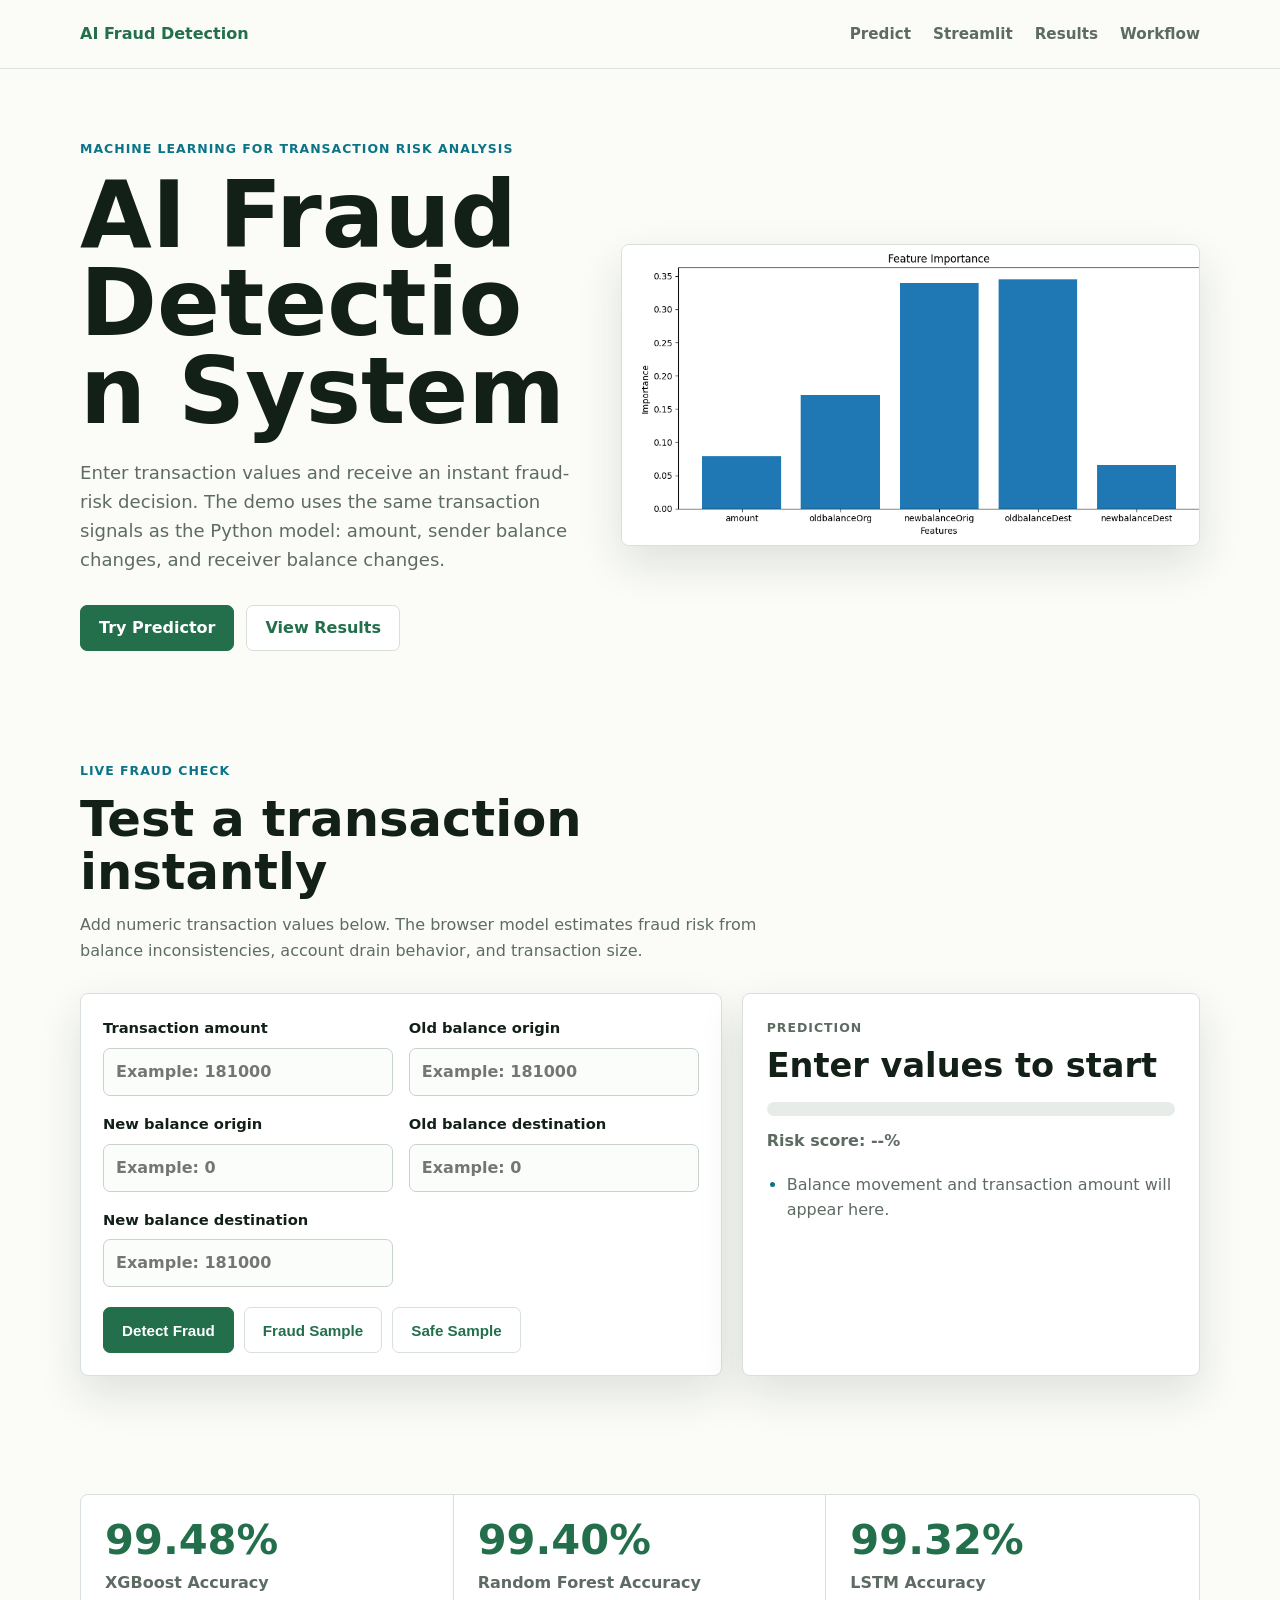
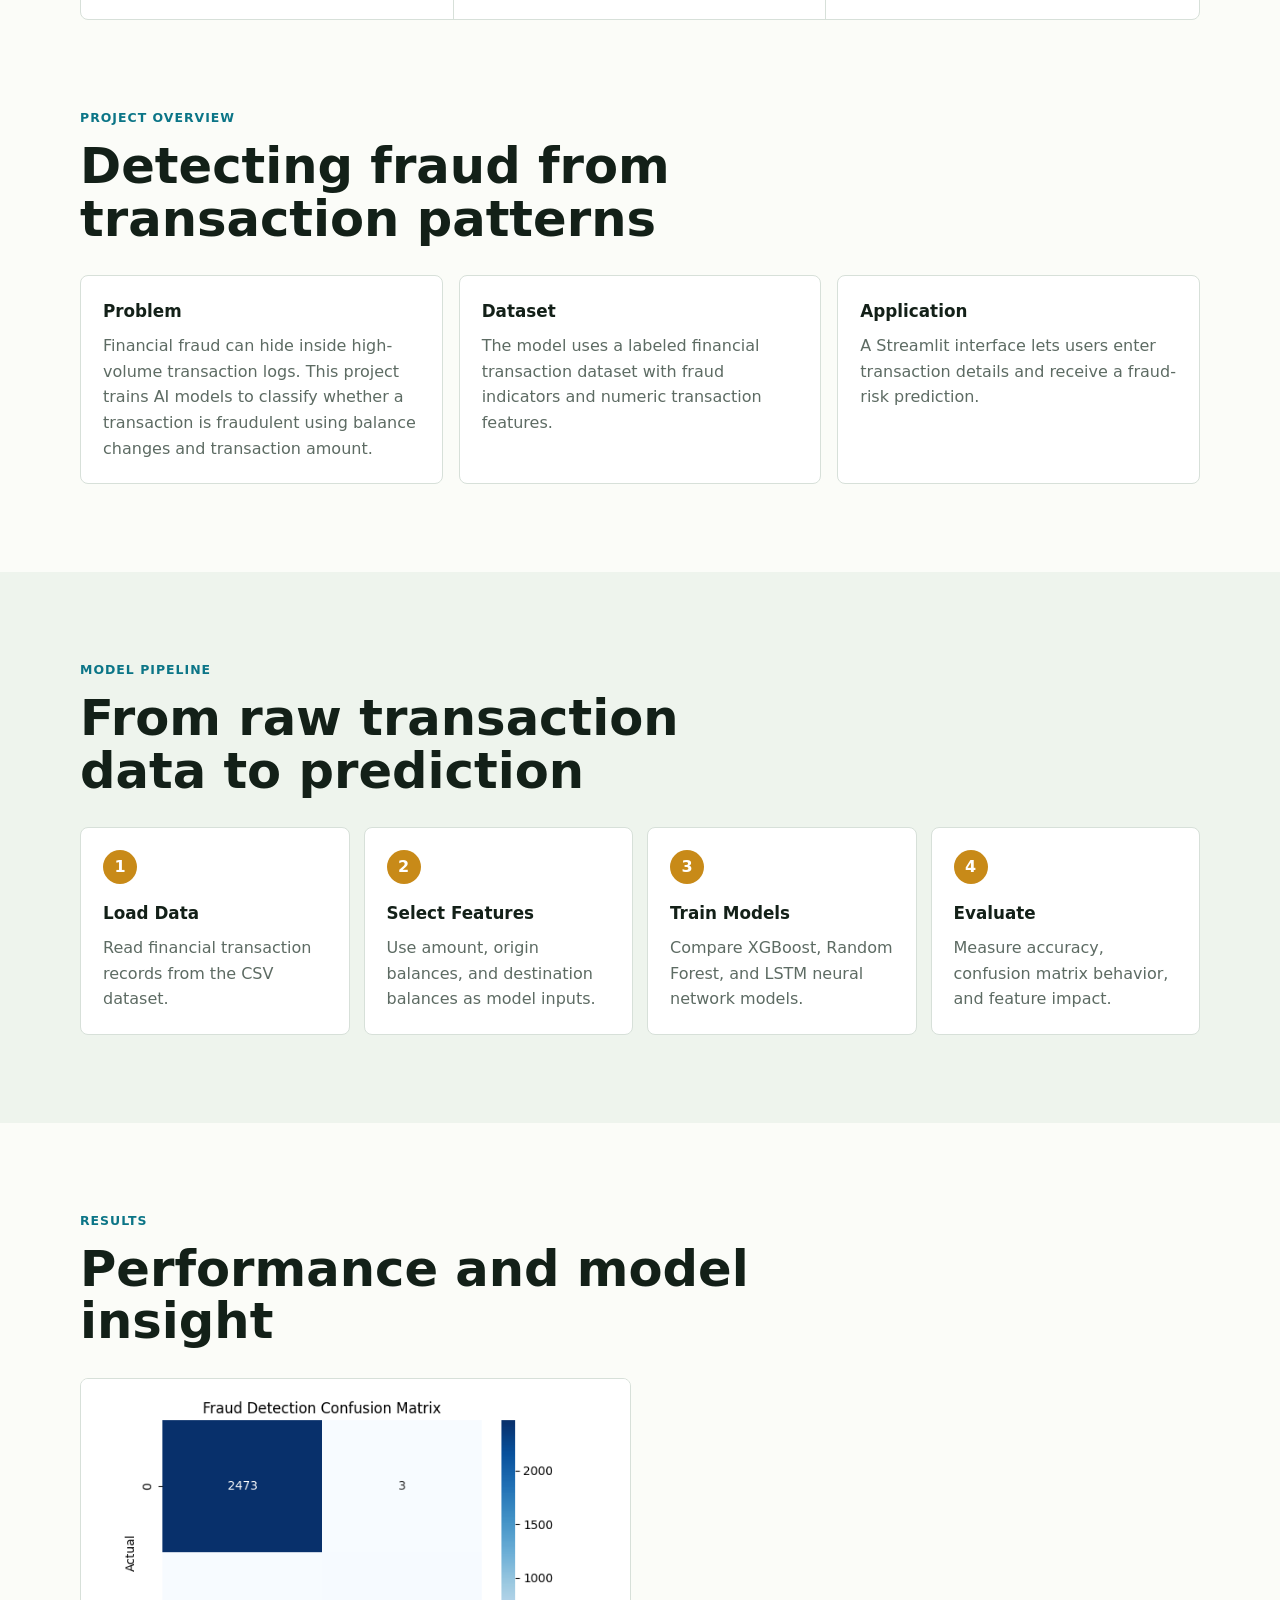
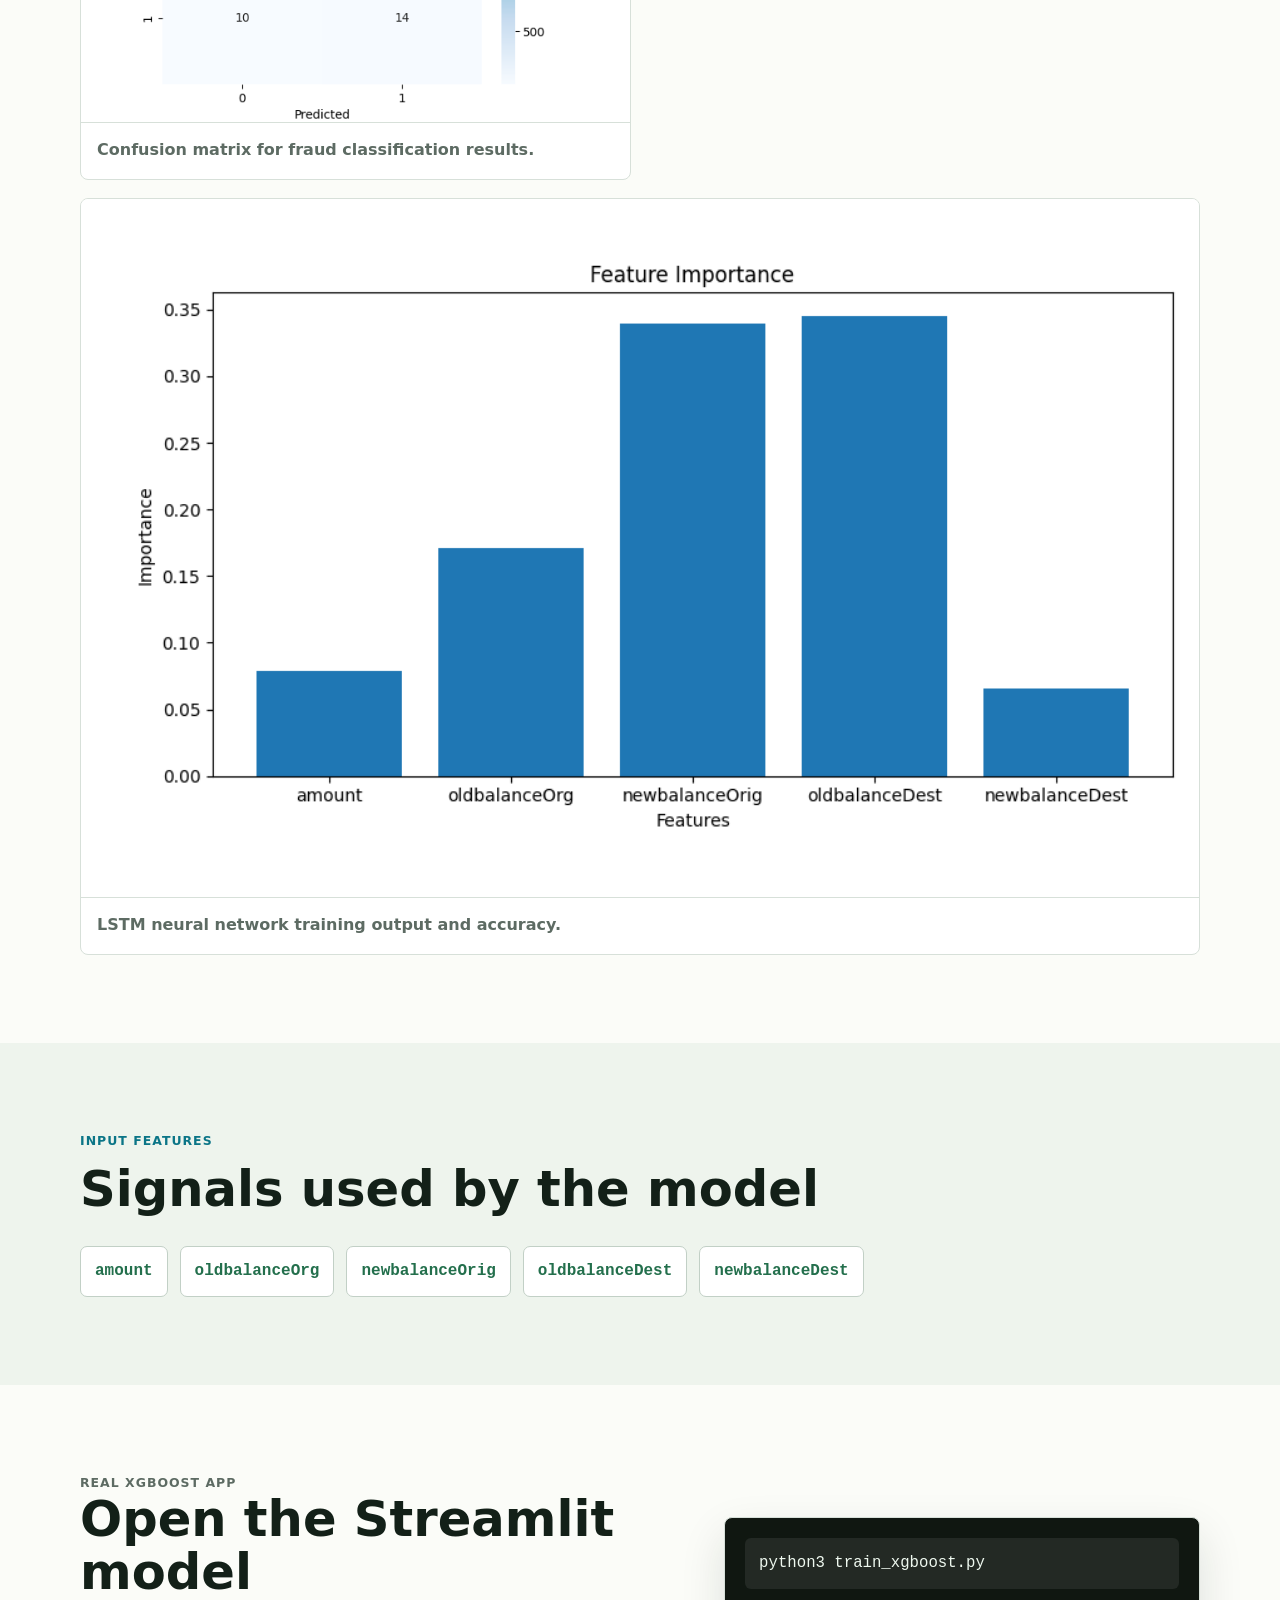
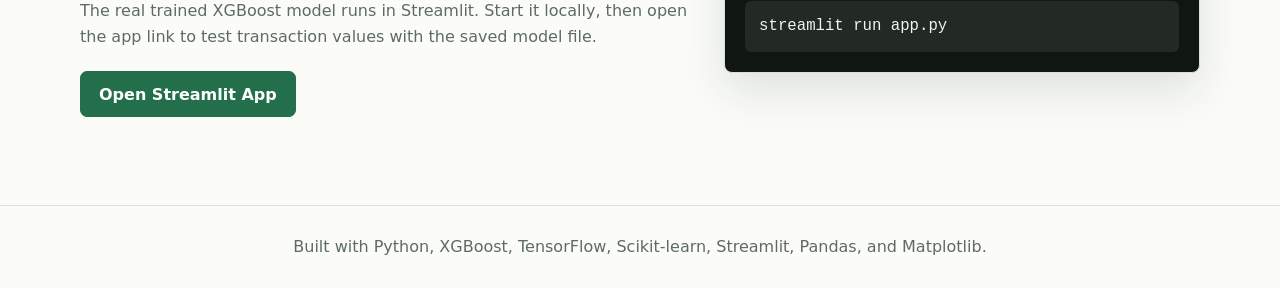
<file: index.html>
<!DOCTYPE html>
<html lang="en">
  <head>
    <meta charset="UTF-8" />
    <meta name="viewport" content="width=device-width, initial-scale=1.0" />
    <title>AI Fraud Detection System</title>
    <meta
      name="description"
      content="AI Fraud Detection System using XGBoost, Random Forest, and LSTM models for financial transaction fraud classification."
    />
    <link rel="stylesheet" href="styles.css" />
  </head>
  <body>
    <header class="site-header">
      <nav class="nav" aria-label="Main navigation">
        <a class="brand" href="#top">AI Fraud Detection</a>
        <div class="nav-links">
          <a href="#predictor">Predict</a>
          <a href="#streamlit">Streamlit</a>
          <a href="#results">Results</a>
          <a href="#workflow">Workflow</a>
        </div>
      </nav>
    </header>

    <main id="top">
      <section class="hero">
        <div class="hero-content">
          <p class="eyebrow">Machine learning for transaction risk analysis</p>
          <h1>AI Fraud Detection System</h1>
          <p class="hero-copy">
            Enter transaction values and receive an instant fraud-risk decision.
            The demo uses the same transaction signals as the Python model:
            amount, sender balance changes, and receiver balance changes.
          </p>
          <div class="hero-actions">
            <a class="button primary" href="#predictor">Try Predictor</a>
            <a class="button secondary" href="#results">View Results</a>
          </div>
        </div>
        <div class="hero-visual" aria-label="Fraud detection model chart">
          <img src="Figure_1%20fraud%20ai.png" alt="Fraud detection AI result chart" />
        </div>
      </section>

      <section class="section predictor-section" id="predictor">
        <div class="section-heading">
          <p class="eyebrow">Live Fraud Check</p>
          <h2>Test a transaction instantly</h2>
          <p>
            Add numeric transaction values below. The browser model estimates
            fraud risk from balance inconsistencies, account drain behavior, and
            transaction size.
          </p>
        </div>

        <div class="predictor">
          <form class="predictor-form" id="fraudForm">
            <label>
              Transaction amount
              <input
                id="amount"
                type="number"
                min="0"
                step="0.01"
                placeholder="Example: 181000"
                required
              />
            </label>
            <label>
              Old balance origin
              <input
                id="oldbalanceOrg"
                type="number"
                min="0"
                step="0.01"
                placeholder="Example: 181000"
                required
              />
            </label>
            <label>
              New balance origin
              <input
                id="newbalanceOrig"
                type="number"
                min="0"
                step="0.01"
                placeholder="Example: 0"
                required
              />
            </label>
            <label>
              Old balance destination
              <input
                id="oldbalanceDest"
                type="number"
                min="0"
                step="0.01"
                placeholder="Example: 0"
                required
              />
            </label>
            <label>
              New balance destination
              <input
                id="newbalanceDest"
                type="number"
                min="0"
                step="0.01"
                placeholder="Example: 181000"
                required
              />
            </label>
            <div class="form-actions">
              <button class="button primary" type="submit">Detect Fraud</button>
              <button class="button secondary" type="button" id="sampleFraud">
                Fraud Sample
              </button>
              <button class="button secondary" type="button" id="sampleSafe">
                Safe Sample
              </button>
            </div>
          </form>

          <aside class="prediction-card" id="predictionCard" aria-live="polite">
            <p class="result-label">Prediction</p>
            <h3 id="predictionTitle">Enter values to start</h3>
            <div class="risk-meter" aria-label="Fraud risk score">
              <span id="riskFill"></span>
            </div>
            <p class="risk-score" id="riskScore">Risk score: --%</p>
            <ul class="signal-list" id="signalList">
              <li>Balance movement and transaction amount will appear here.</li>
            </ul>
          </aside>
        </div>
      </section>

      <section class="stats" aria-label="Model accuracy results">
        <div>
          <span>99.48%</span>
          <p>XGBoost Accuracy</p>
        </div>
        <div>
          <span>99.40%</span>
          <p>Random Forest Accuracy</p>
        </div>
        <div>
          <span>99.32%</span>
          <p>LSTM Accuracy</p>
        </div>
      </section>

      <section class="section" id="overview">
        <div class="section-heading">
          <p class="eyebrow">Project Overview</p>
          <h2>Detecting fraud from transaction patterns</h2>
        </div>
        <div class="overview-grid">
          <article>
            <h3>Problem</h3>
            <p>
              Financial fraud can hide inside high-volume transaction logs. This
              project trains AI models to classify whether a transaction is
              fraudulent using balance changes and transaction amount.
            </p>
          </article>
          <article>
            <h3>Dataset</h3>
            <p>
              The model uses a labeled financial transaction dataset with fraud
              indicators and numeric transaction features.
            </p>
          </article>
          <article>
            <h3>Application</h3>
            <p>
              A Streamlit interface lets users enter transaction details and
              receive a fraud-risk prediction.
            </p>
          </article>
        </div>
      </section>

      <section class="section muted" id="workflow">
        <div class="section-heading">
          <p class="eyebrow">Model Pipeline</p>
          <h2>From raw transaction data to prediction</h2>
        </div>
        <div class="timeline">
          <div>
            <strong>1</strong>
            <h3>Load Data</h3>
            <p>Read financial transaction records from the CSV dataset.</p>
          </div>
          <div>
            <strong>2</strong>
            <h3>Select Features</h3>
            <p>
              Use amount, origin balances, and destination balances as model
              inputs.
            </p>
          </div>
          <div>
            <strong>3</strong>
            <h3>Train Models</h3>
            <p>Compare XGBoost, Random Forest, and LSTM neural network models.</p>
          </div>
          <div>
            <strong>4</strong>
            <h3>Evaluate</h3>
            <p>Measure accuracy, confusion matrix behavior, and feature impact.</p>
          </div>
        </div>
      </section>

      <section class="section" id="results">
        <div class="section-heading">
          <p class="eyebrow">Results</p>
          <h2>Performance and model insight</h2>
        </div>
        <div class="result-grid">
          <figure>
            <img src="fraud_confusion_matrix.png" alt="Fraud detection confusion matrix" />
            <figcaption>Confusion matrix for fraud classification results.</figcaption>
          </figure>
          <figure class="wide">
            <img src="lstm.png" alt="LSTM model training result" />
            <figcaption>LSTM neural network training output and accuracy.</figcaption>
          </figure>
        </div>
      </section>

      <section class="section muted" id="features">
        <div class="section-heading">
          <p class="eyebrow">Input Features</p>
          <h2>Signals used by the model</h2>
        </div>
        <div class="feature-list">
          <span>amount</span>
          <span>oldbalanceOrg</span>
          <span>newbalanceOrig</span>
          <span>oldbalanceDest</span>
          <span>newbalanceDest</span>
        </div>
      </section>

      <section class="section demo" id="streamlit">
        <div>
          <p class="eyebrow">Real XGBoost App</p>
          <h2>Open the Streamlit model</h2>
          <p>
            The real trained XGBoost model runs in Streamlit. Start it locally,
            then open the app link to test transaction values with the saved
            model file.
          </p>
          <div class="hero-actions compact-actions">
            <a class="button primary" href="http://localhost:8501" target="_blank" rel="noreferrer">
              Open Streamlit App
            </a>
          </div>
        </div>
        <div class="code-panel" aria-label="Project commands">
          <code>python3 train_xgboost.py</code>
          <code>streamlit run app.py</code>
        </div>
      </section>
    </main>

    <footer class="footer">
      <p>Built with Python, XGBoost, TensorFlow, Scikit-learn, Streamlit, Pandas, and Matplotlib.</p>
    </footer>
    <script>
      const form = document.querySelector("#fraudForm");
      const fields = {
        amount: document.querySelector("#amount"),
        oldbalanceOrg: document.querySelector("#oldbalanceOrg"),
        newbalanceOrig: document.querySelector("#newbalanceOrig"),
        oldbalanceDest: document.querySelector("#oldbalanceDest"),
        newbalanceDest: document.querySelector("#newbalanceDest")
      };
      const predictionCard = document.querySelector("#predictionCard");
      const predictionTitle = document.querySelector("#predictionTitle");
      const riskFill = document.querySelector("#riskFill");
      const riskScore = document.querySelector("#riskScore");
      const signalList = document.querySelector("#signalList");

      function money(value) {
        return value.toLocaleString("en-US", {
          maximumFractionDigits: 2
        });
      }

      function clamp(value, min, max) {
        return Math.min(Math.max(value, min), max);
      }

      function readValues() {
        return {
          amount: Number(fields.amount.value),
          oldbalanceOrg: Number(fields.oldbalanceOrg.value),
          newbalanceOrig: Number(fields.newbalanceOrig.value),
          oldbalanceDest: Number(fields.oldbalanceDest.value),
          newbalanceDest: Number(fields.newbalanceDest.value)
        };
      }

      function scoreTransaction(values) {
        const originDrop = values.oldbalanceOrg - values.newbalanceOrig;
        const destinationGain = values.newbalanceDest - values.oldbalanceDest;
        const originMatchesAmount = Math.abs(originDrop - values.amount);
        const destinationMatchesAmount = Math.abs(destinationGain - values.amount);
        const tolerance = Math.max(values.amount * 0.08, 100);
        let score = 8;
        const signals = [];

        if (values.amount <= 0) {
          return {
            score: 0,
            signals: ["Transaction amount must be greater than zero."]
          };
        }

        if (values.amount >= 100000) {
          score += 24;
          signals.push(`Large transaction amount: ${money(values.amount)}.`);
        } else if (values.amount >= 25000) {
          score += 12;
          signals.push(`Moderate transaction amount: ${money(values.amount)}.`);
        } else {
          signals.push(`Transaction amount is low: ${money(values.amount)}.`);
        }

        if (values.newbalanceOrig === 0 && values.oldbalanceOrg > 0) {
          score += 28;
          signals.push("Origin account is drained to zero after the transaction.");
        }

        if (Math.abs(originDrop - values.amount) <= tolerance && originDrop > 0) {
          score += 18;
          signals.push("Origin balance drop closely matches the transaction amount.");
        } else if (originDrop < 0) {
          score -= 10;
          signals.push("Origin balance increased, which is less typical for outgoing fraud.");
        } else {
          signals.push("Origin balance movement does not strongly match the amount.");
        }

        if (Math.abs(destinationGain - values.amount) <= tolerance && destinationGain > 0) {
          score += 12;
          signals.push("Destination balance gain closely matches the transaction amount.");
        } else if (destinationGain <= 0) {
          score += 8;
          signals.push("Destination balance did not increase normally.");
        } else {
          signals.push("Destination balance movement is partially different from the amount.");
        }

        if (values.amount > values.oldbalanceOrg && values.oldbalanceOrg > 0) {
          score += 16;
          signals.push("Transaction amount is higher than the old origin balance.");
        }

        if (values.oldbalanceDest === 0 && values.newbalanceDest >= values.amount) {
          score += 7;
          signals.push("Destination account started at zero and received funds.");
        }

        if (
          values.amount < 10000 &&
          values.newbalanceOrig > 0 &&
          originMatchesAmount > tolerance &&
          destinationMatchesAmount <= tolerance
        ) {
          score -= 18;
          signals.push("Pattern is closer to a normal low-risk balance transfer.");
        }

        return {
          score: Math.round(clamp(score, 0, 99)),
          signals
        };
      }

      function showPrediction(values) {
        const result = scoreTransaction(values);
        const isFraud = result.score >= 65;
        const isReview = result.score >= 40 && result.score < 65;

        predictionCard.classList.toggle("fraud", isFraud);
        predictionCard.classList.toggle("review", isReview);
        predictionCard.classList.toggle("safe", !isFraud && !isReview);
        predictionTitle.textContent = isFraud
          ? "Fraudulent Transaction Detected"
          : isReview
            ? "Needs Manual Review"
            : "Legitimate Transaction";
        riskFill.style.width = `${result.score}%`;
        riskScore.textContent = `Risk score: ${result.score}%`;
        signalList.innerHTML = result.signals.map((signal) => `<li>${signal}</li>`).join("");
      }

      function fillSample(sample) {
        Object.entries(sample).forEach(([key, value]) => {
          fields[key].value = value;
        });
        showPrediction(readValues());
      }

      form.addEventListener("submit", (event) => {
        event.preventDefault();
        showPrediction(readValues());
      });

      document.querySelector("#sampleFraud").addEventListener("click", () => {
        fillSample({
          amount: 181000,
          oldbalanceOrg: 181000,
          newbalanceOrig: 0,
          oldbalanceDest: 0,
          newbalanceDest: 181000
        });
      });

      document.querySelector("#sampleSafe").addEventListener("click", () => {
        fillSample({
          amount: 2400,
          oldbalanceOrg: 52000,
          newbalanceOrig: 49600,
          oldbalanceDest: 11000,
          newbalanceDest: 13400
        });
      });

    </script>
  </body>
</html>
</file>
<file: styles.css>
:root {
  color-scheme: light;
  --ink: #132018;
  --muted: #5d6b63;
  --line: #d7e0d9;
  --paper: #fbfcf8;
  --soft: #eef4ed;
  --green: #236f4c;
  --teal: #0b7587;
  --gold: #c88a18;
  --red: #b83232;
  --amber: #a86f08;
  --white: #ffffff;
  --shadow: 0 18px 45px rgba(18, 32, 24, 0.12);
}

* {
  box-sizing: border-box;
}

html {
  scroll-behavior: smooth;
}

body {
  margin: 0;
  background: var(--paper);
  color: var(--ink);
  font-family: Inter, ui-sans-serif, system-ui, -apple-system, BlinkMacSystemFont, "Segoe UI", sans-serif;
  line-height: 1.6;
}

img {
  display: block;
  max-width: 100%;
}

a {
  color: inherit;
  text-decoration: none;
}

.site-header {
  position: sticky;
  top: 0;
  z-index: 10;
  border-bottom: 1px solid rgba(215, 224, 217, 0.86);
  background: rgba(251, 252, 248, 0.92);
  backdrop-filter: blur(16px);
}

.nav {
  display: flex;
  align-items: center;
  justify-content: space-between;
  width: min(1120px, calc(100% - 32px));
  margin: 0 auto;
  min-height: 68px;
  gap: 20px;
}

.brand {
  color: var(--green);
  font-weight: 800;
}

.nav-links {
  display: flex;
  align-items: center;
  gap: 22px;
  color: var(--muted);
  font-size: 0.95rem;
  font-weight: 650;
}

.nav-links a:hover {
  color: var(--green);
}

.hero {
  display: grid;
  grid-template-columns: minmax(0, 0.92fr) minmax(360px, 1.08fr);
  align-items: center;
  gap: 48px;
  width: min(1120px, calc(100% - 32px));
  margin: 0 auto;
  padding: 70px 0 34px;
}

.hero-content {
  min-width: 0;
}

.eyebrow {
  margin: 0 0 12px;
  color: var(--teal);
  font-size: 0.78rem;
  font-weight: 800;
  letter-spacing: 0.08em;
  text-transform: uppercase;
}

h1,
h2,
h3,
p {
  overflow-wrap: anywhere;
}

h1 {
  max-width: 780px;
  margin: 0;
  font-size: clamp(2.8rem, 8vw, 5.8rem);
  line-height: 0.95;
  letter-spacing: 0;
}

h2 {
  margin: 0;
  font-size: clamp(1.8rem, 4vw, 3.1rem);
  line-height: 1.06;
  letter-spacing: 0;
}

h3 {
  margin: 0 0 8px;
  font-size: 1.05rem;
}

.hero-copy {
  max-width: 640px;
  margin: 24px 0 0;
  color: var(--muted);
  font-size: 1.13rem;
}

.hero-actions {
  display: flex;
  flex-wrap: wrap;
  gap: 12px;
  margin-top: 30px;
}

.compact-actions {
  margin-top: 22px;
}

.button {
  display: inline-flex;
  align-items: center;
  justify-content: center;
  min-height: 46px;
  border: 1px solid var(--line);
  border-radius: 7px;
  padding: 0 18px;
  font-weight: 800;
}

.button.primary {
  border-color: var(--green);
  background: var(--green);
  color: var(--white);
}

.button.secondary {
  background: var(--white);
  color: var(--green);
}

.hero-visual {
  overflow: hidden;
  border: 1px solid var(--line);
  border-radius: 8px;
  background: var(--white);
  box-shadow: var(--shadow);
}

.hero-visual img {
  width: 100%;
  min-height: 300px;
  object-fit: cover;
}

.stats {
  display: grid;
  grid-template-columns: repeat(3, 1fr);
  width: min(1120px, calc(100% - 32px));
  margin: 30px auto 0;
  border: 1px solid var(--line);
  border-radius: 8px;
  background: var(--white);
}

.stats div {
  padding: 24px;
  border-right: 1px solid var(--line);
}

.stats div:last-child {
  border-right: 0;
}

.stats span {
  display: block;
  color: var(--green);
  font-size: clamp(1.7rem, 4vw, 2.6rem);
  font-weight: 850;
  line-height: 1;
}

.stats p {
  margin: 9px 0 0;
  color: var(--muted);
  font-weight: 700;
}

.section {
  width: min(1120px, calc(100% - 32px));
  margin: 0 auto;
  padding: 88px 0;
}

.section.muted {
  width: 100%;
  padding: 88px max(16px, calc((100% - 1120px) / 2));
  background: var(--soft);
}

.section-heading {
  max-width: 740px;
  margin-bottom: 30px;
}

.section-heading p:last-child {
  margin: 14px 0 0;
  color: var(--muted);
}

.overview-grid {
  display: grid;
  grid-template-columns: repeat(3, 1fr);
  gap: 16px;
}

.overview-grid article,
.timeline div {
  border: 1px solid var(--line);
  border-radius: 8px;
  background: var(--white);
  padding: 22px;
}

.overview-grid p,
.timeline p,
.demo p,
figcaption {
  margin: 0;
  color: var(--muted);
}

.timeline {
  display: grid;
  grid-template-columns: repeat(4, 1fr);
  gap: 14px;
}

.timeline strong {
  display: inline-grid;
  place-items: center;
  width: 34px;
  height: 34px;
  margin-bottom: 16px;
  border-radius: 50%;
  background: var(--gold);
  color: var(--white);
}

.result-grid {
  display: grid;
  grid-template-columns: repeat(2, minmax(0, 1fr));
  gap: 18px;
}

figure {
  margin: 0;
  overflow: hidden;
  border: 1px solid var(--line);
  border-radius: 8px;
  background: var(--white);
}

figure img {
  width: 100%;
  aspect-ratio: 16 / 10;
  object-fit: contain;
  background: var(--white);
}

figcaption {
  border-top: 1px solid var(--line);
  padding: 14px 16px 16px;
  font-weight: 650;
}

.wide {
  grid-column: 1 / -1;
}

.predictor-section {
  padding-top: 76px;
}

.predictor {
  display: grid;
  grid-template-columns: minmax(0, 1.05fr) minmax(320px, 0.75fr);
  gap: 20px;
  align-items: start;
}

.predictor-form,
.prediction-card {
  border: 1px solid var(--line);
  border-radius: 8px;
  background: var(--white);
  box-shadow: var(--shadow);
}

.predictor-form {
  display: grid;
  grid-template-columns: repeat(2, minmax(0, 1fr));
  gap: 16px;
  padding: 22px;
}

.predictor-form label {
  display: grid;
  gap: 8px;
  color: var(--ink);
  font-size: 0.92rem;
  font-weight: 800;
}

.predictor-form input {
  width: 100%;
  min-height: 48px;
  border: 1px solid #c8d3cb;
  border-radius: 7px;
  background: #fbfdfb;
  color: var(--ink);
  font: inherit;
  font-size: 1rem;
  padding: 10px 12px;
}

.predictor-form input:focus {
  outline: 3px solid rgba(11, 117, 135, 0.18);
  border-color: var(--teal);
}

.form-actions {
  display: flex;
  flex-wrap: wrap;
  gap: 10px;
  grid-column: 1 / -1;
  padding-top: 4px;
}

.form-actions .button {
  cursor: pointer;
  font-size: 0.95rem;
}

.prediction-card {
  min-height: 100%;
  padding: 24px;
}

.result-label {
  margin: 0 0 10px;
  color: var(--muted);
  font-size: 0.78rem;
  font-weight: 850;
  letter-spacing: 0.08em;
  text-transform: uppercase;
}

.prediction-card h3 {
  margin: 0 0 18px;
  font-size: clamp(1.5rem, 3vw, 2.1rem);
  line-height: 1.06;
}

.risk-meter {
  overflow: hidden;
  height: 14px;
  border-radius: 999px;
  background: #e7ece8;
}

.risk-meter span {
  display: block;
  width: 0;
  height: 100%;
  border-radius: inherit;
  background: var(--green);
  transition: width 220ms ease;
}

.prediction-card.review .risk-meter span {
  background: var(--amber);
}

.prediction-card.fraud .risk-meter span {
  background: var(--red);
}

.prediction-card.safe h3 {
  color: var(--green);
}

.prediction-card.review h3 {
  color: var(--amber);
}

.prediction-card.fraud h3 {
  color: var(--red);
}

.risk-score {
  margin: 12px 0 18px;
  color: var(--muted);
  font-weight: 850;
}

.signal-list {
  display: grid;
  gap: 10px;
  margin: 0;
  padding-left: 20px;
  color: var(--muted);
}

.signal-list li::marker {
  color: var(--teal);
}

.feature-list {
  display: flex;
  flex-wrap: wrap;
  gap: 12px;
}

.feature-list span {
  border: 1px solid #c2d0c6;
  border-radius: 7px;
  background: var(--white);
  padding: 12px 14px;
  color: var(--green);
  font-family: ui-monospace, SFMono-Regular, Menlo, Monaco, Consolas, "Liberation Mono", monospace;
  font-weight: 800;
}

.demo {
  display: grid;
  grid-template-columns: 1fr minmax(320px, 0.78fr);
  align-items: center;
  gap: 34px;
}

.code-panel {
  display: grid;
  gap: 12px;
  border: 1px solid var(--line);
  border-radius: 8px;
  background: #101711;
  padding: 20px;
  box-shadow: var(--shadow);
}

.code-panel code {
  display: block;
  overflow-x: auto;
  border-radius: 6px;
  background: rgba(255, 255, 255, 0.08);
  color: #eef8ef;
  padding: 13px 14px;
  font-size: 0.98rem;
}

.footer {
  border-top: 1px solid var(--line);
  padding: 28px 16px;
  color: var(--muted);
  text-align: center;
}

.footer p {
  margin: 0;
}

/* ── Metrics section ─────────────────────────────────────────── */
.metrics-grid {
  display: grid;
  grid-template-columns: repeat(4, 1fr);
  gap: 16px;
  margin-bottom: 28px;
}

.metric-card {
  border: 1px solid var(--line);
  border-radius: 8px;
  background: var(--white);
  padding: 22px;
}

.metric-card.highlight {
  border-color: var(--teal);
}

.metric-card .metric-value {
  display: block;
  color: var(--green);
  font-size: clamp(1.6rem, 3vw, 2.4rem);
  font-weight: 850;
  line-height: 1;
}

.metric-card.highlight .metric-value {
  color: var(--teal);
}

.metric-card p {
  margin: 9px 0 0;
  color: var(--muted);
  font-weight: 700;
}

.metrics-table-wrap {
  overflow-x: auto;
  margin-bottom: 28px;
}

.metrics-table {
  width: 100%;
  border-collapse: collapse;
  border: 1px solid var(--line);
  border-radius: 8px;
  background: var(--white);
  overflow: hidden;
}

.metrics-table th,
.metrics-table td {
  padding: 14px 18px;
  text-align: left;
  border-bottom: 1px solid var(--line);
}

.metrics-table th {
  background: var(--soft);
  color: var(--muted);
  font-size: 0.82rem;
  font-weight: 800;
  letter-spacing: 0.06em;
  text-transform: uppercase;
}

.metrics-table tr:last-child td {
  border-bottom: 0;
}

.metrics-table td:first-child {
  font-weight: 700;
}

.cm-wrap {
  margin-top: 8px;
}

.cm-wrap > h3 {
  margin-bottom: 14px;
}

.cm-grid {
  display: inline-grid;
  grid-template-rows: auto auto auto;
  border: 1px solid var(--line);
  border-radius: 8px;
  background: var(--white);
  overflow: hidden;
}

.cm-label-row {
  display: grid;
  grid-template-columns: 170px 1fr 1fr;
  border-bottom: 1px solid var(--line);
  background: var(--soft);
}

.cm-label-row span,
.cm-row-label {
  padding: 10px 16px;
  color: var(--muted);
  font-size: 0.78rem;
  font-weight: 800;
  letter-spacing: 0.05em;
  text-transform: uppercase;
}

.cm-row {
  display: grid;
  grid-template-columns: 170px 1fr 1fr;
  border-bottom: 1px solid var(--line);
}

.cm-row:last-child {
  border-bottom: 0;
}

.cm-cell {
  display: flex;
  align-items: center;
  justify-content: center;
  padding: 22px 16px;
  font-size: 1.5rem;
  font-weight: 850;
  border-left: 1px solid var(--line);
}

.cm-cell.tn { color: var(--green);  background: rgba(35, 111, 76, 0.04); }
.cm-cell.tp { color: var(--green);  background: rgba(35, 111, 76, 0.09); }
.cm-cell.fp { color: var(--red);    background: rgba(184, 50, 50, 0.06); }
.cm-cell.fn { color: var(--amber);  background: rgba(168, 111, 8, 0.06); }

.cm-note {
  margin-top: 10px;
  color: var(--muted);
  font-size: 0.82rem;
}

.metrics-note {
  display: none;
  margin-top: 16px;
  padding: 14px 18px;
  border: 1px solid var(--line);
  border-radius: 8px;
  background: var(--soft);
  color: var(--muted);
  font-size: 0.92rem;
}

.metrics-note code {
  font-family: ui-monospace, SFMono-Regular, Menlo, Monaco, Consolas, "Liberation Mono", monospace;
  background: var(--line);
  border-radius: 4px;
  padding: 2px 5px;
}

/* ─────────────────────────────────────────────────────────────── */

@media (max-width: 860px) {
  .hero,
  .predictor,
  .demo {
    grid-template-columns: 1fr;
  }

  .metrics-grid {
    grid-template-columns: repeat(2, 1fr);
  }

  .hero {
    padding-top: 44px;
  }

  .overview-grid,
  .timeline,
  .result-grid {
    grid-template-columns: 1fr;
  }

  .wide {
    grid-column: auto;
  }
}

@media (max-width: 640px) {
  .nav {
    align-items: flex-start;
    flex-direction: column;
    justify-content: center;
    min-height: 92px;
    gap: 8px;
  }

  .nav-links {
    width: 100%;
    justify-content: space-between;
    gap: 10px;
    font-size: 0.88rem;
  }

  .stats {
    grid-template-columns: 1fr;
  }

  .stats div {
    border-right: 0;
    border-bottom: 1px solid var(--line);
  }

  .stats div:last-child {
    border-bottom: 0;
  }

  .section,
  .section.muted {
    padding-top: 64px;
    padding-bottom: 64px;
  }

  .predictor-form {
    grid-template-columns: 1fr;
    padding: 18px;
  }

  .form-actions .button {
    width: 100%;
  }

  .metrics-grid {
    grid-template-columns: 1fr;
  }

  .cm-label-row,
  .cm-row {
    grid-template-columns: 120px 1fr 1fr;
  }

  .cm-label-row span,
  .cm-row-label {
    font-size: 0.68rem;
    padding: 8px 10px;
  }

  .cm-cell {
    font-size: 1.1rem;
    padding: 16px 10px;
  }
}
</file>
